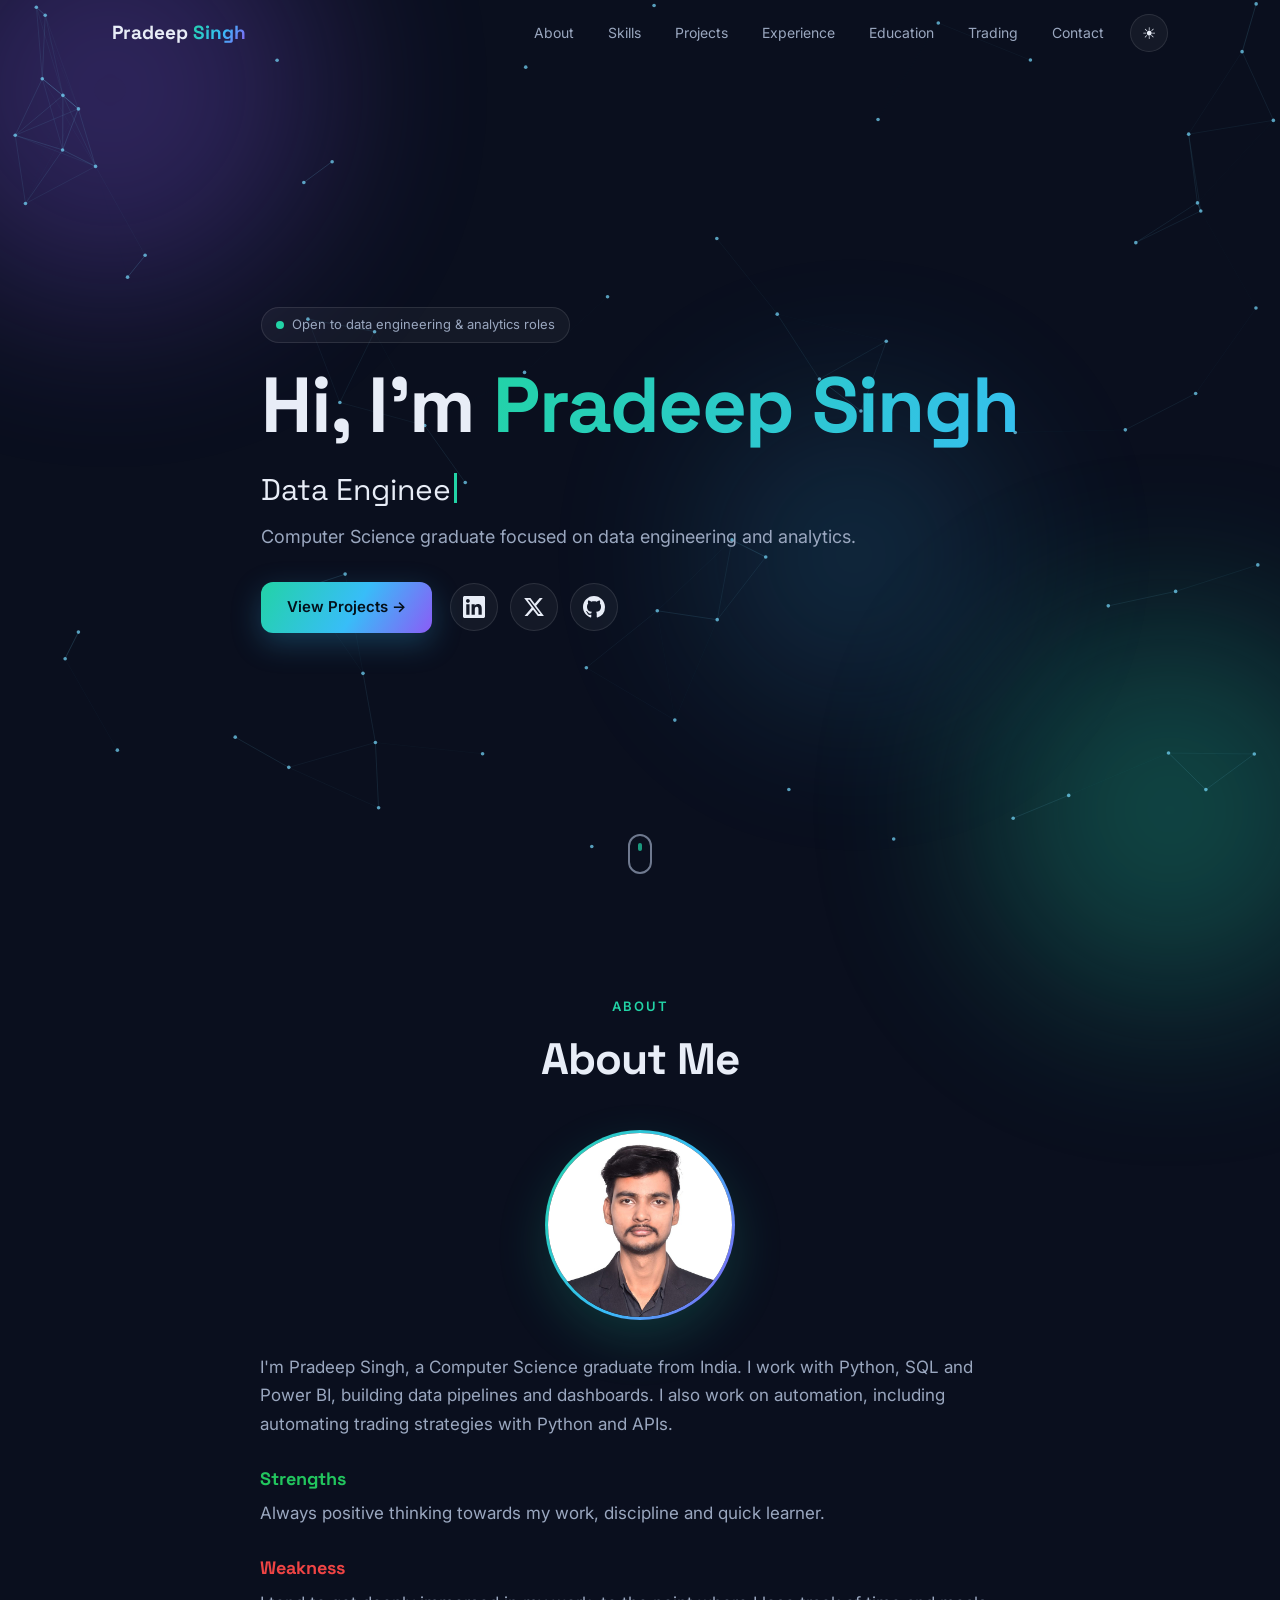
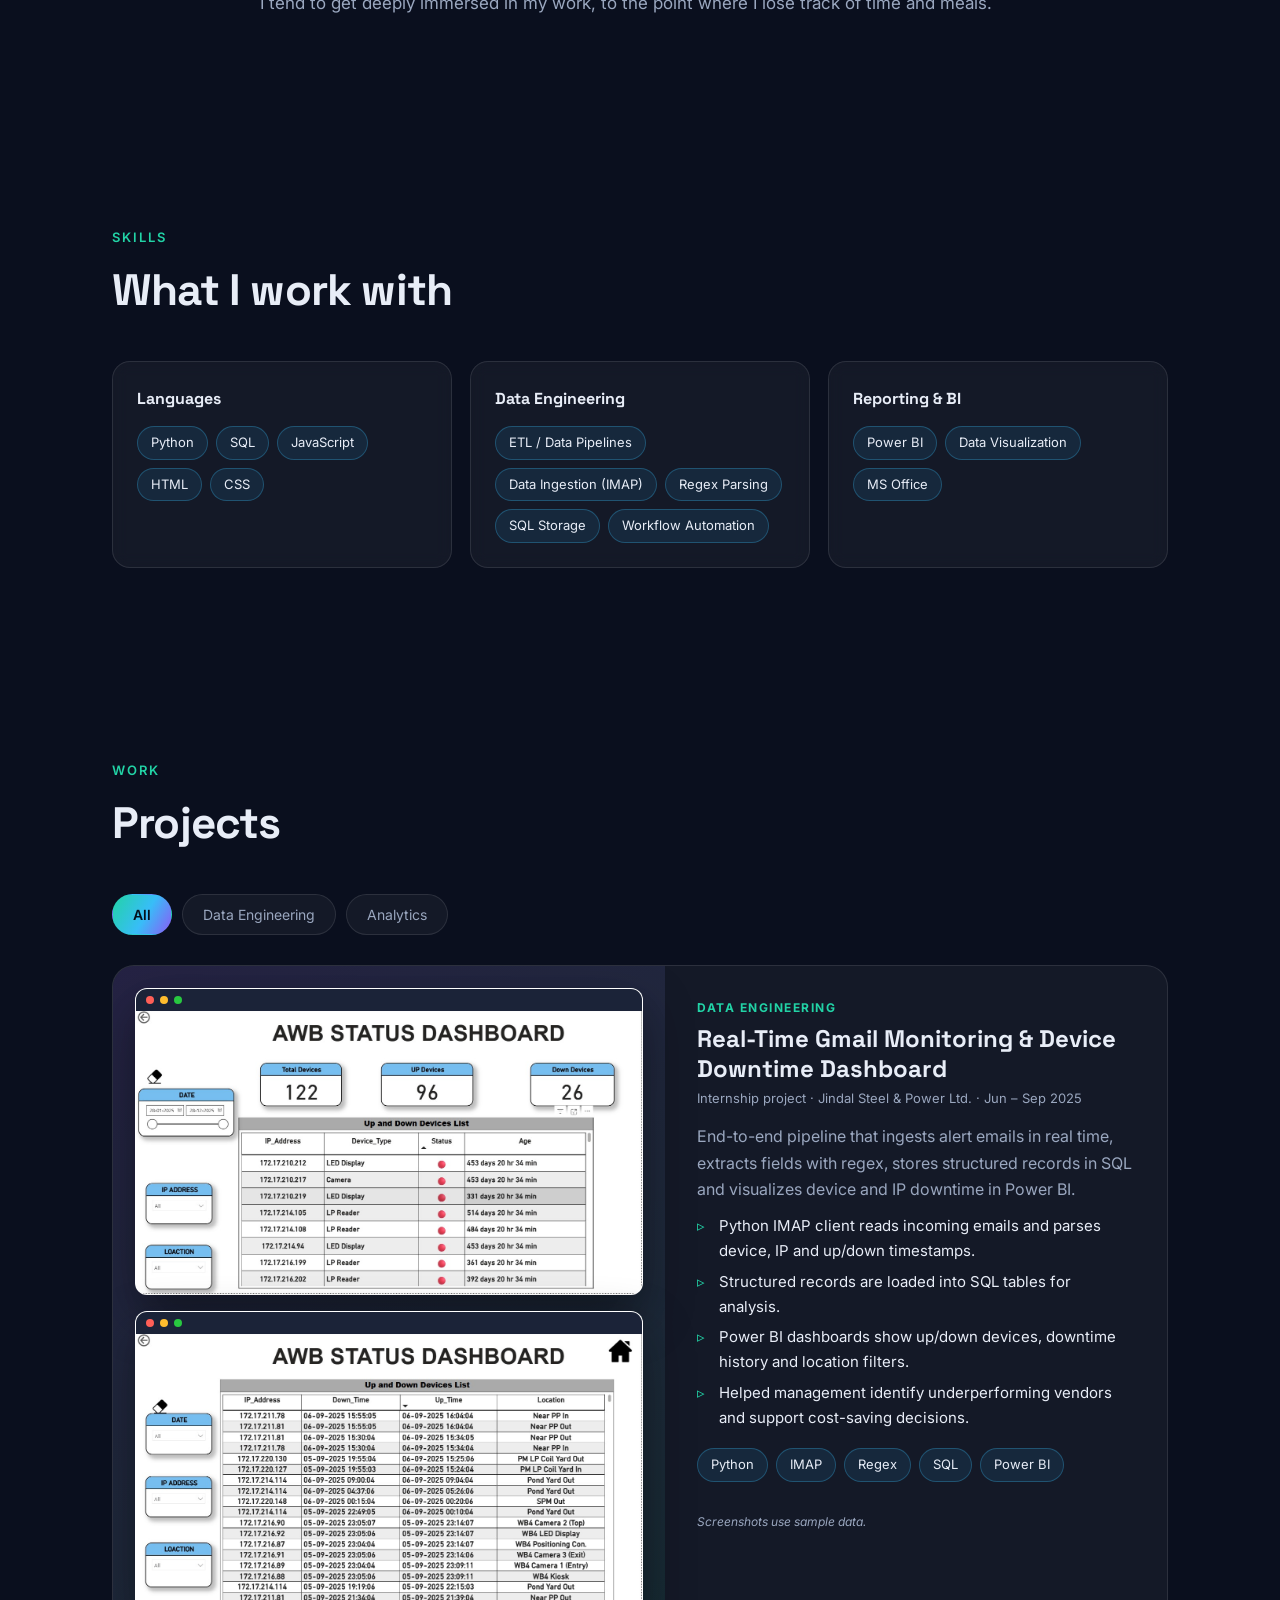
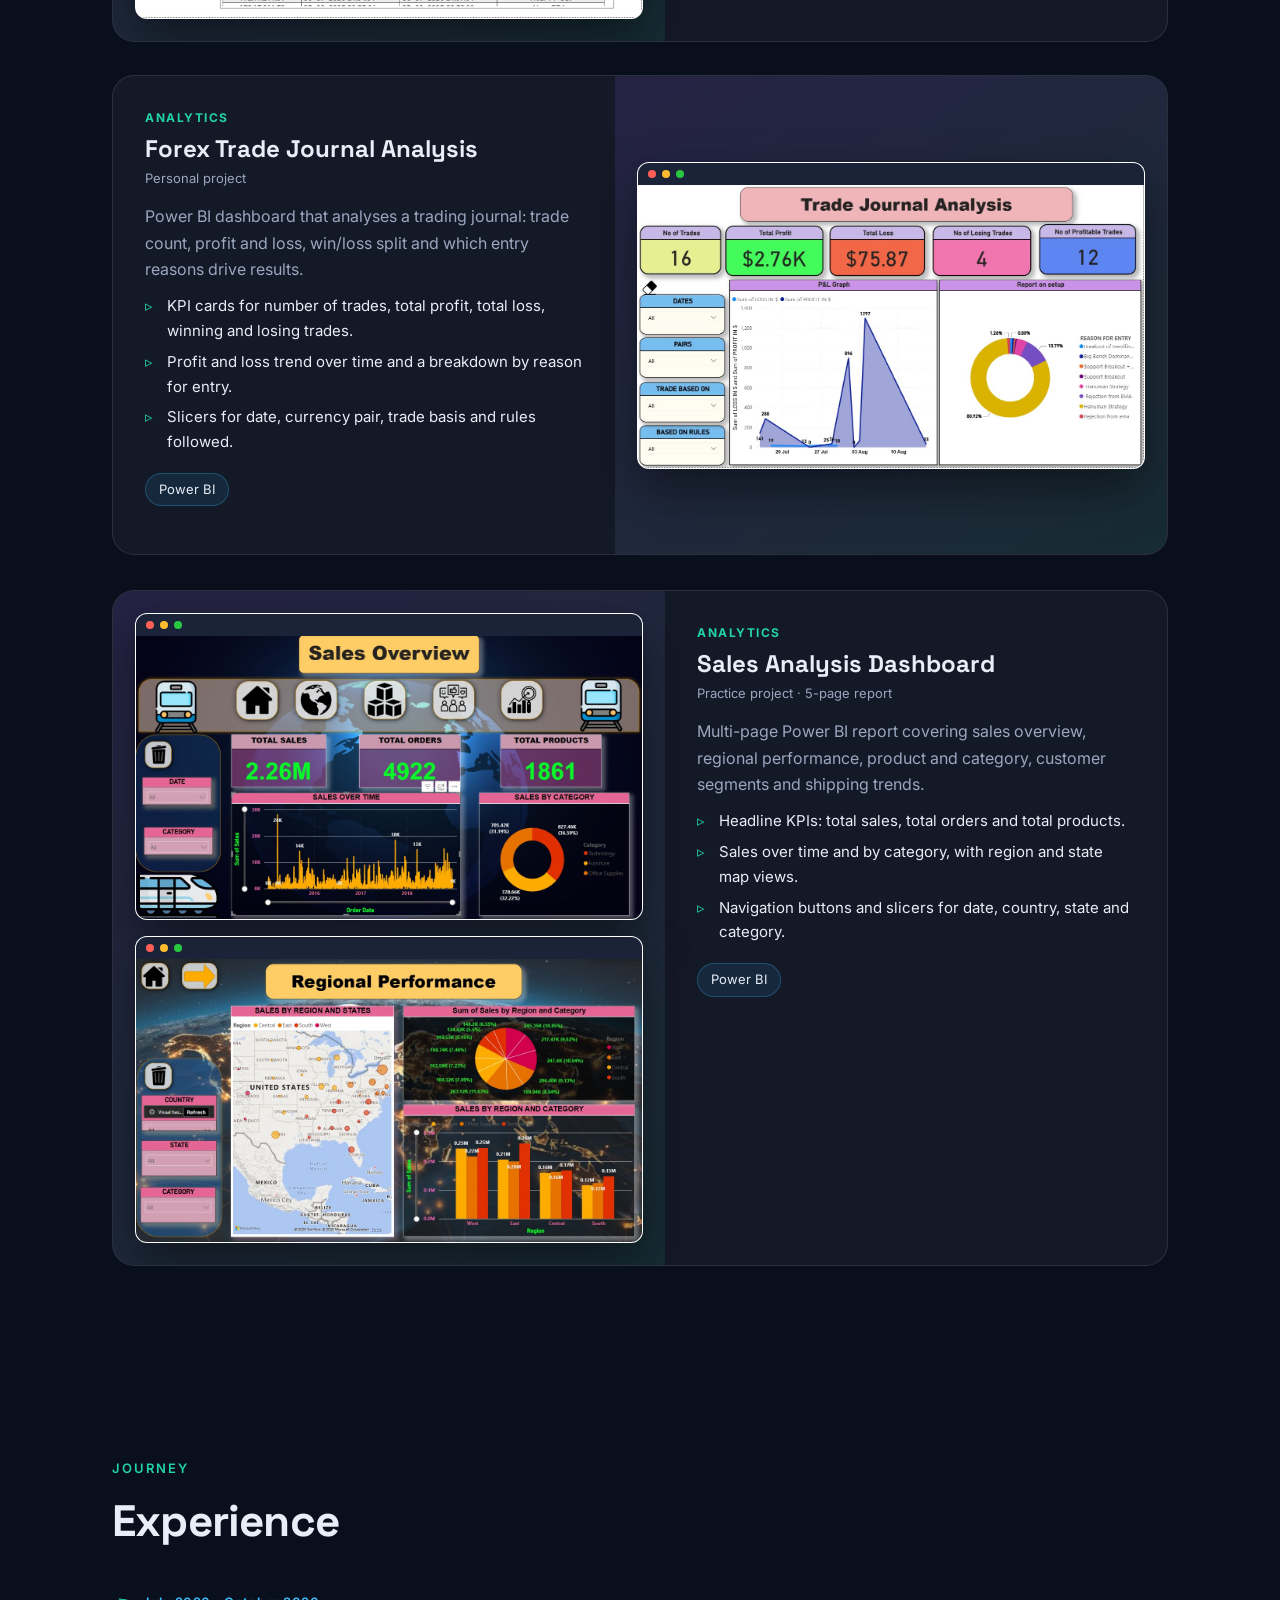
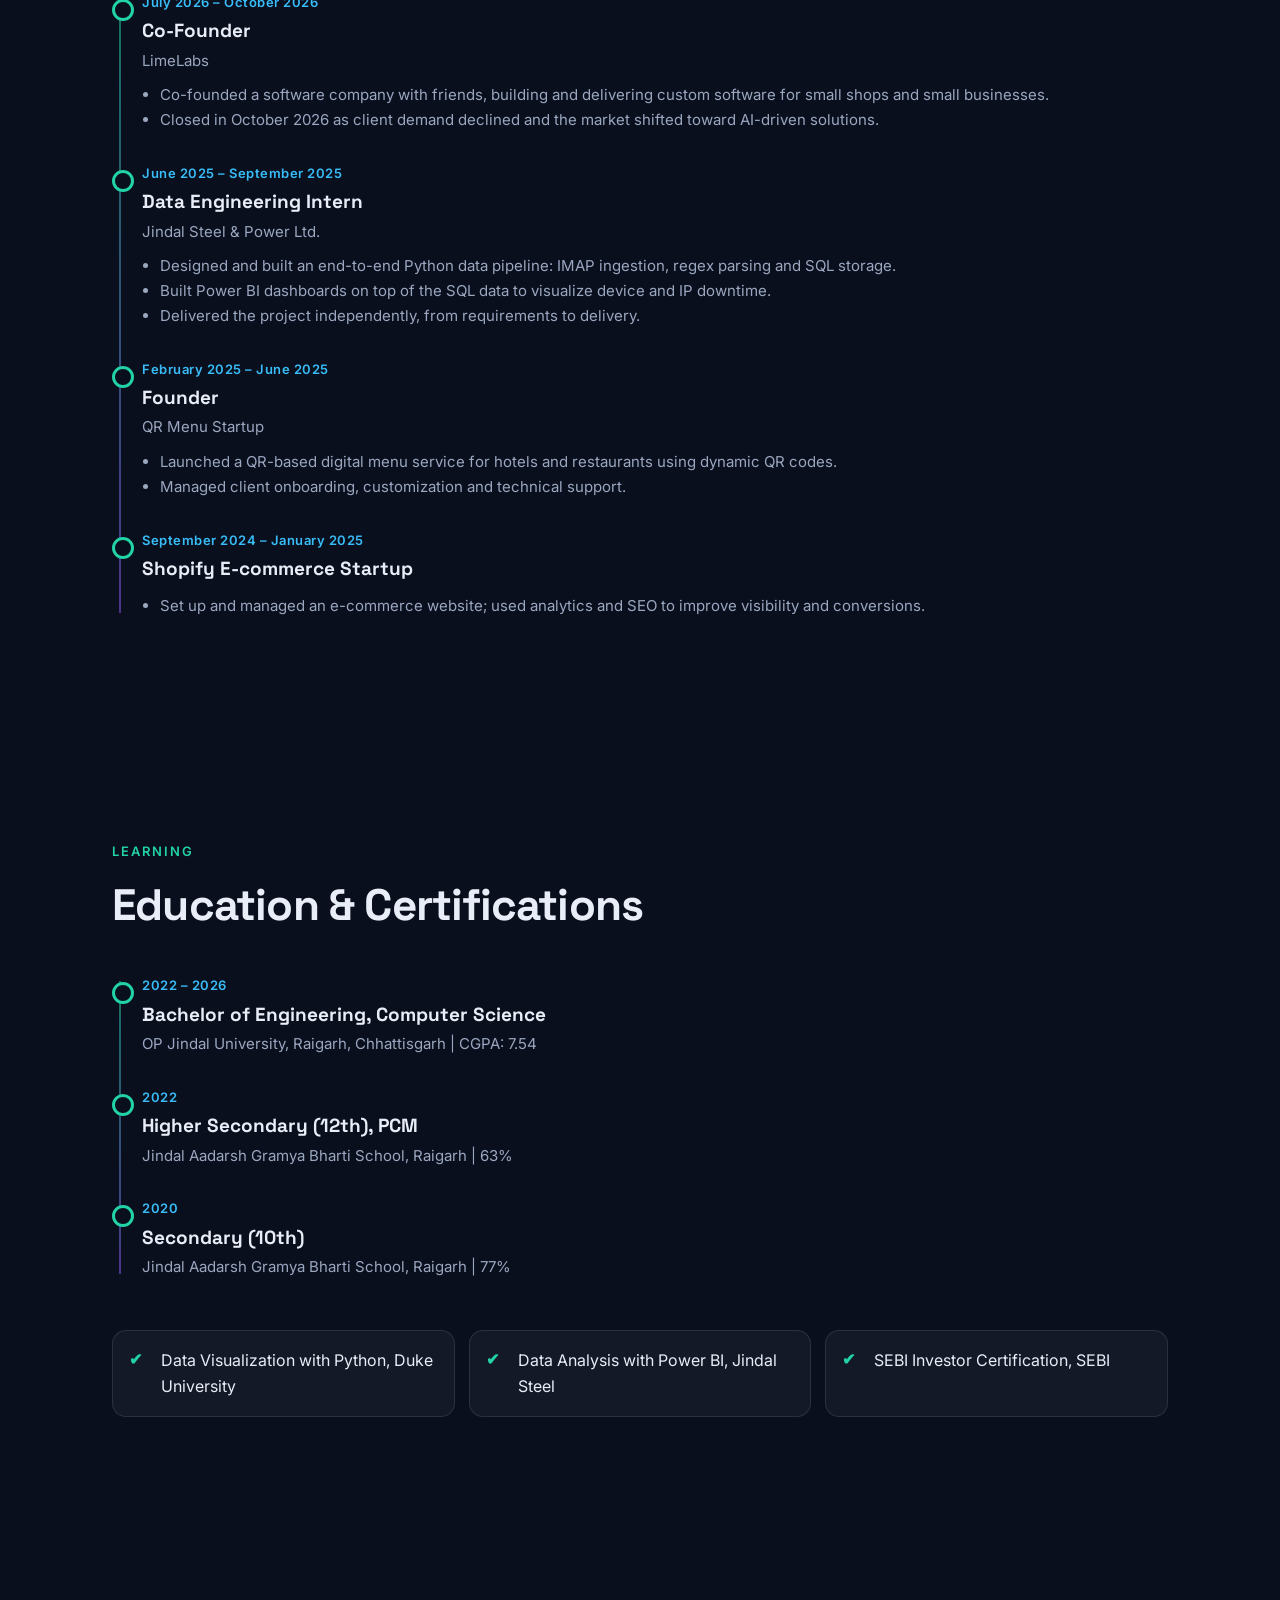
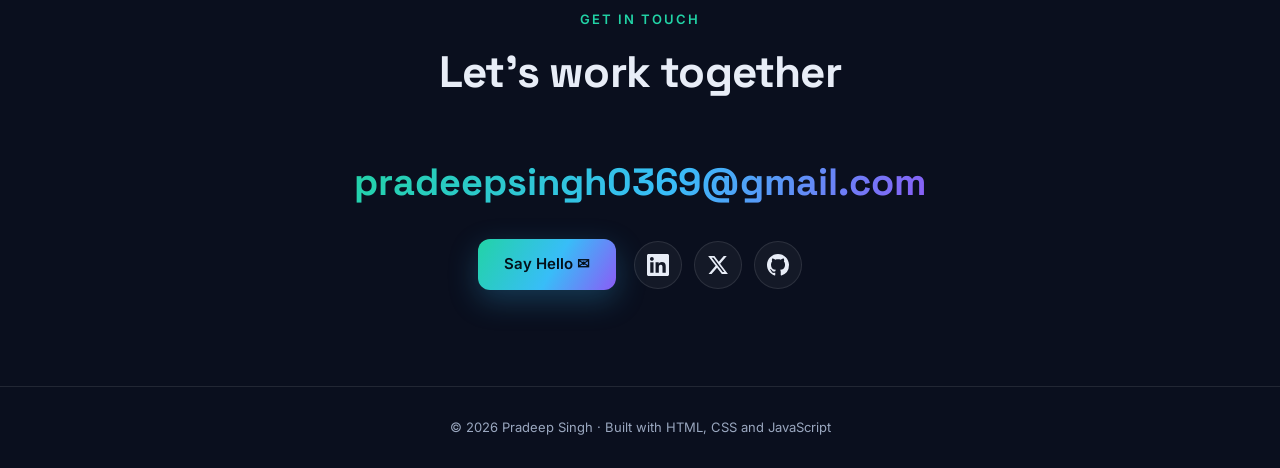
<file: index.html>
<!doctype html>
<html lang="en" data-theme="dark"><head>
<meta charset="utf-8"><meta name="viewport" content="width=device-width,initial-scale=1">
<title>Pradeep Singh | Portfolio</title>
<meta name="description" content="Portfolio of Pradeep Singh: data engineering and analytics projects.">
<link rel="preconnect" href="https://fonts.googleapis.com"><link rel="preconnect" href="https://fonts.gstatic.com" crossorigin>
<link href="https://fonts.googleapis.com/css2?family=Inter:wght@400;500;600&family=Space+Grotesk:wght@500;700&display=swap" rel="stylesheet">
<link rel="stylesheet" href="style.css">
</head><body>
<div id="progress"></div>
<div class="blob b1"></div><div class="blob b2"></div><div class="blob b3"></div>

<nav id="nav"><div class="wrap"><a class="logo" href="#home" id="logo"></a>
<ul><li><a href="#about">About</a></li><li><a href="#skills-sec">Skills</a></li><li><a href="#projects">Projects</a></li><li><a href="#experience">Experience</a></li><li><a href="#education">Education</a></li><li><a href="trading.html">Trading</a></li><li><a href="#contact">Contact</a></li></ul><div class="navr"><button id="theme" title="Toggle theme">☀</button><button id="burger" aria-label="Menu" aria-expanded="false"><span></span><span></span><span></span></button></div></div></nav>

<header class="hero" id="home"><canvas id="net"></canvas>
<div class="wrap">
 <div class="tag"><span class="dot"></span> Open to data engineering &amp; analytics roles</div>
 <h1>Hi, I'm <span class="grad" id="hname"></span></h1>
 <div class="typed"><span id="typed"></span><i></i></div>
 <p class="sub" id="hline"></p>
 <div class="btns" id="hbtns"></div>
</div><div class="scroll"></div></header>

<section id="about"><div class="wrap">
 <div class="eyebrow reveal" style="text-align:center">About</div><h2 class="reveal" style="text-align:center">About Me</h2>
 <div id="aboutme"></div>
</div></section>

<section id="skills-sec"><div class="wrap">
 <div class="eyebrow reveal">Skills</div><h2 class="reveal">What I work with</h2>
 <div class="skills" id="skills" style="margin-top:0"></div>
</div></section>

<section id="projects"><div class="wrap">
 <div class="eyebrow reveal">Work</div><h2 class="reveal">Projects</h2>
 <div class="filters reveal" id="filters"></div><div class="projects" id="plist"></div>
</div></section>

<section id="experience"><div class="wrap">
 <div class="eyebrow reveal">Journey</div><h2 class="reveal">Experience</h2><div class="tl" id="exp"></div>
</div></section>

<section id="education"><div class="wrap">
 <div class="eyebrow reveal">Learning</div><h2 class="reveal">Education &amp; Certifications</h2>
 <div class="tl" id="edu"></div><div style="height:20px"></div><ul class="certs reveal" id="certs"></ul>
</div></section>

<section id="contact" class="contact"><div class="wrap">
 <div class="eyebrow reveal">Get in touch</div><h2 class="reveal">Let's work together</h2>
 <a class="mail reveal" id="mail"></a><div class="btns reveal" id="cbtns"></div>
</div></section>

<footer id="foot"></footer>
<button id="top" title="Back to top">↑</button>
<div id="lb"><button class="prev">‹</button><img alt=""><button class="next">›</button></div>

<script src="projects.js"></script><script src="common.js"></script>
<script>
const $=id=>document.getElementById(id), esc=s=>String(s).replace(/[&<>"]/g,c=>({"&":"&amp;","<":"&lt;",">":"&gt;",'"':"&quot;"}[c]));
const reduce=matchMedia("(prefers-reduced-motion: reduce)").matches;
/* mobile menu */
const navEl=$("nav"),bg=$("burger");
bg.onclick=()=>{const o=navEl.classList.toggle("open");bg.setAttribute("aria-expanded",o)};
navEl.querySelectorAll("ul a").forEach(a=>a.addEventListener("click",()=>{navEl.classList.remove("open");bg.setAttribute("aria-expanded","false")}));
/* theme */
const root=document.documentElement;
try{const t=localStorage.getItem("theme");if(t)root.dataset.theme=t}catch(e){}
function setIcon(){$("theme").textContent=root.dataset.theme==="dark"?"☀":"☾"}setIcon();
$("theme").onclick=()=>{root.dataset.theme=root.dataset.theme==="dark"?"light":"dark";try{localStorage.setItem("theme",root.dataset.theme)}catch(e){}setIcon()};
/* content */
document.title=PROFILE.name+" | Portfolio";
const parts=PROFILE.name.split(" ");$("logo").innerHTML=esc(parts[0])+" <span>"+esc(parts.slice(1).join(" "))+"</span>";
$("hname").textContent=PROFILE.name;$("hline").textContent=PROFILE.headline;$("aboutme").innerHTML=aboutHTML();
$("foot").textContent="© "+new Date().getFullYear()+" "+PROFILE.name+" · Built with HTML, CSS and JavaScript";
$("mail").textContent=PROFILE.email;$("mail").href="mailto:"+PROFILE.email;
function links(primary){let h=primary?'<a class="btn primary" href="#projects">View Projects →</a>':'<a class="btn primary" href="mailto:'+esc(PROFILE.email)+'">Say Hello ✉</a>';
 if(PROFILE.resume)h+=`<a class="btn" href="${esc(PROFILE.resume)}" download>Download Resume ⬇</a>`;
 return h+'<span class="socials">'+socialHTML()+'</span>'}
$("hbtns").innerHTML=links(true);$("cbtns").innerHTML=links(false);
$("skills").innerHTML=SKILLS.map(g=>`<div class="card reveal"><h3>${esc(g.group)}</h3><div class="chips">${g.items.map(i=>`<span class="chip">${esc(i)}</span>`).join("")}</div></div>`).join("");
const frames=[];
function renderProjects(cat){frames.length=0;
 $("plist").innerHTML=PROJECTS.filter(p=>cat==="All"||p.category===cat).map(p=>`
 <article class="proj"><div class="shots">${p.images.map(s=>`<div class="frame"><div class="bar"><i></i><i></i><i></i></div><img src="${esc(s)}" alt="${esc(p.title)} screenshot" loading="lazy"></div>`).join("")}</div>
 <div class="body"><div class="cat">${esc(p.category)}</div><h3>${esc(p.title)}</h3><div class="ctx">${esc(p.context)}</div>
 <p>${esc(p.summary)}</p><ul>${p.points.map(x=>`<li>${esc(x)}</li>`).join("")}</ul>
 <div class="chips">${p.tools.map(t=>`<span class="chip">${esc(t)}</span>`).join("")}</div>
 <div class="links">${p.github?`<a href="${esc(p.github)}" target="_blank" rel="noopener">Code ↗</a>`:""}${p.demo?`<a href="${esc(p.demo)}" target="_blank" rel="noopener">Live demo ↗</a>`:""}</div>
 ${p.note?`<div class="note">${esc(p.note)}</div>`:""}</div></article>`).join("");
 document.querySelectorAll(".proj .frame img").forEach(i=>frames.push(i.src));}
const cats=["All",...new Set(PROJECTS.map(p=>p.category))];
$("filters").innerHTML=cats.map((c,i)=>`<button class="${i?"":"on"}" data-c="${esc(c)}">${esc(c)}</button>`).join("");
$("filters").onclick=e=>{const b=e.target.closest("button");if(!b)return;[...$("filters").children].forEach(x=>x.classList.toggle("on",x===b));renderProjects(b.dataset.c)};
renderProjects("All");
const tl=a=>a.map(x=>`<div class="item reveal"><div class="when">${esc(x.period)}</div><h3>${esc(x.role||x.title)}</h3>${x.org||x.extra?`<div class="org">${esc(x.org||"")}${x.org&&x.extra?" | ":""}${esc(x.extra||"")}</div>`:""}${x.points?`<ul>${x.points.map(p=>`<li>${esc(p)}</li>`).join("")}</ul>`:""}</div>`).join("");
$("exp").innerHTML=tl(EXPERIENCE);$("edu").innerHTML=tl(EDUCATION);
$("certs").innerHTML=CERTIFICATIONS.map(c=>`<li>${esc(c)}</li>`).join("");
/* ripple */
document.addEventListener("click",e=>{const b=e.target.closest(".btn");if(!b)return;const r=b.getBoundingClientRect(),s=document.createElement("span");s.className="ripple";const d=Math.max(r.width,r.height);s.style.cssText=`width:${d}px;height:${d}px;left:${e.clientX-r.left-d/2}px;top:${e.clientY-r.top-d/2}px`;b.appendChild(s);setTimeout(()=>s.remove(),600)});
/* typing */
(function(){const el=$("typed"),w=PROFILE.roles||[];if(!w.length)return;if(reduce){el.textContent=w[0];return}
 let i=0,j=0,del=false;(function tick(){const t=w[i];el.textContent=t.slice(0,j);
 if(!del&&j===t.length){del=true;return setTimeout(tick,1500)}
 if(del&&j===0){del=false;i=(i+1)%w.length}
 j+=del?-1:1;setTimeout(tick,del?35:70)})()})();
/* scroll: progress, nav, top button, active link, reveal, count-up */
const secs=[...document.querySelectorAll("section")],links_=[...document.querySelectorAll("nav ul a")];
addEventListener("scroll",()=>{const h=document.documentElement,y=scrollY;
 $("progress").style.width=(y/(h.scrollHeight-innerHeight)*100)+"%";
 $("nav").classList.toggle("scrolled",y>30);$("top").classList.toggle("on",y>600);
 let cur="";secs.forEach(s=>{if(y>=s.offsetTop-160)cur=s.id});links_.forEach(a=>a.classList.toggle("active",a.getAttribute("href")==="#"+cur))},{passive:true});
$("top").onclick=()=>scrollTo({top:0,behavior:"smooth"});
const io=new IntersectionObserver(es=>es.forEach(e=>{if(e.isIntersecting){e.target.classList.add("in");io.unobserve(e.target)}}),{threshold:.12});
const observeAll=()=>document.querySelectorAll(".reveal:not(.in)").forEach(el=>io.observe(el));observeAll();
/* 3D tilt on screenshots */
document.addEventListener("mousemove",e=>{if(reduce)return;const f=e.target.closest&&e.target.closest(".frame");
 document.querySelectorAll(".frame").forEach(x=>{if(x!==f)x.style.transform=""});
 if(!f)return;const r=f.getBoundingClientRect(),px=(e.clientX-r.left)/r.width-.5,py=(e.clientY-r.top)/r.height-.5;
 f.style.transform=`rotateY(${px*7}deg) rotateX(${-py*7}deg) translateY(-4px)`});
/* lightbox with prev/next */
const lb=$("lb"),lbi=lb.querySelector("img");let cur=0;
const show=n=>{cur=(n+frames.length)%frames.length;lbi.src=frames[cur]};
document.addEventListener("click",e=>{const f=e.target.closest(".frame");
 if(f){show(frames.indexOf(f.querySelector("img").src));lb.classList.add("on");return}
 if(!lb.classList.contains("on"))return;
 if(e.target.matches(".prev")){e.stopPropagation();show(cur-1)}else if(e.target.matches(".next")){e.stopPropagation();show(cur+1)}else lb.classList.remove("on")});
document.addEventListener("keydown",e=>{if(!lb.classList.contains("on"))return;if(e.key==="Escape")lb.classList.remove("on");if(e.key==="ArrowRight")show(cur+1);if(e.key==="ArrowLeft")show(cur-1)});
/* hero particle network */
(function(){if(reduce)return;const c=$("net"),x=c.getContext("2d");let W,H,P=[];
 const size=()=>{W=c.width=c.offsetWidth;H=c.height=c.offsetHeight;P=Array.from({length:Math.min(70,Math.floor(W/18))},()=>({x:Math.random()*W,y:Math.random()*H,vx:(Math.random()-.5)*.4,vy:(Math.random()-.5)*.4}))};size();addEventListener("resize",size);
 let mx=-999,my=-999;c.parentElement.addEventListener("mousemove",e=>{const r=c.getBoundingClientRect();mx=e.clientX-r.left;my=e.clientY-r.top});
 (function loop(){x.clearRect(0,0,W,H);const col=root.dataset.theme==="dark"?"120,220,255":"40,90,160";
  P.forEach((p,i)=>{p.x+=p.vx;p.y+=p.vy;if(p.x<0||p.x>W)p.vx*=-1;if(p.y<0||p.y>H)p.vy*=-1;
   x.fillStyle=`rgba(${col},.7)`;x.beginPath();x.arc(p.x,p.y,1.8,0,6.3);x.fill();
   for(let j=i+1;j<P.length;j++){const q=P[j],d=Math.hypot(p.x-q.x,p.y-q.y);if(d<120){x.strokeStyle=`rgba(${col},${.22*(1-d/120)})`;x.beginPath();x.moveTo(p.x,p.y);x.lineTo(q.x,q.y);x.stroke()}}
   const dm=Math.hypot(p.x-mx,p.y-my);if(dm<150){x.strokeStyle=`rgba(34,211,166,${.5*(1-dm/150)})`;x.beginPath();x.moveTo(p.x,p.y);x.lineTo(mx,my);x.stroke()}});
  requestAnimationFrame(loop)})()})();
</script></body></html>
</file>
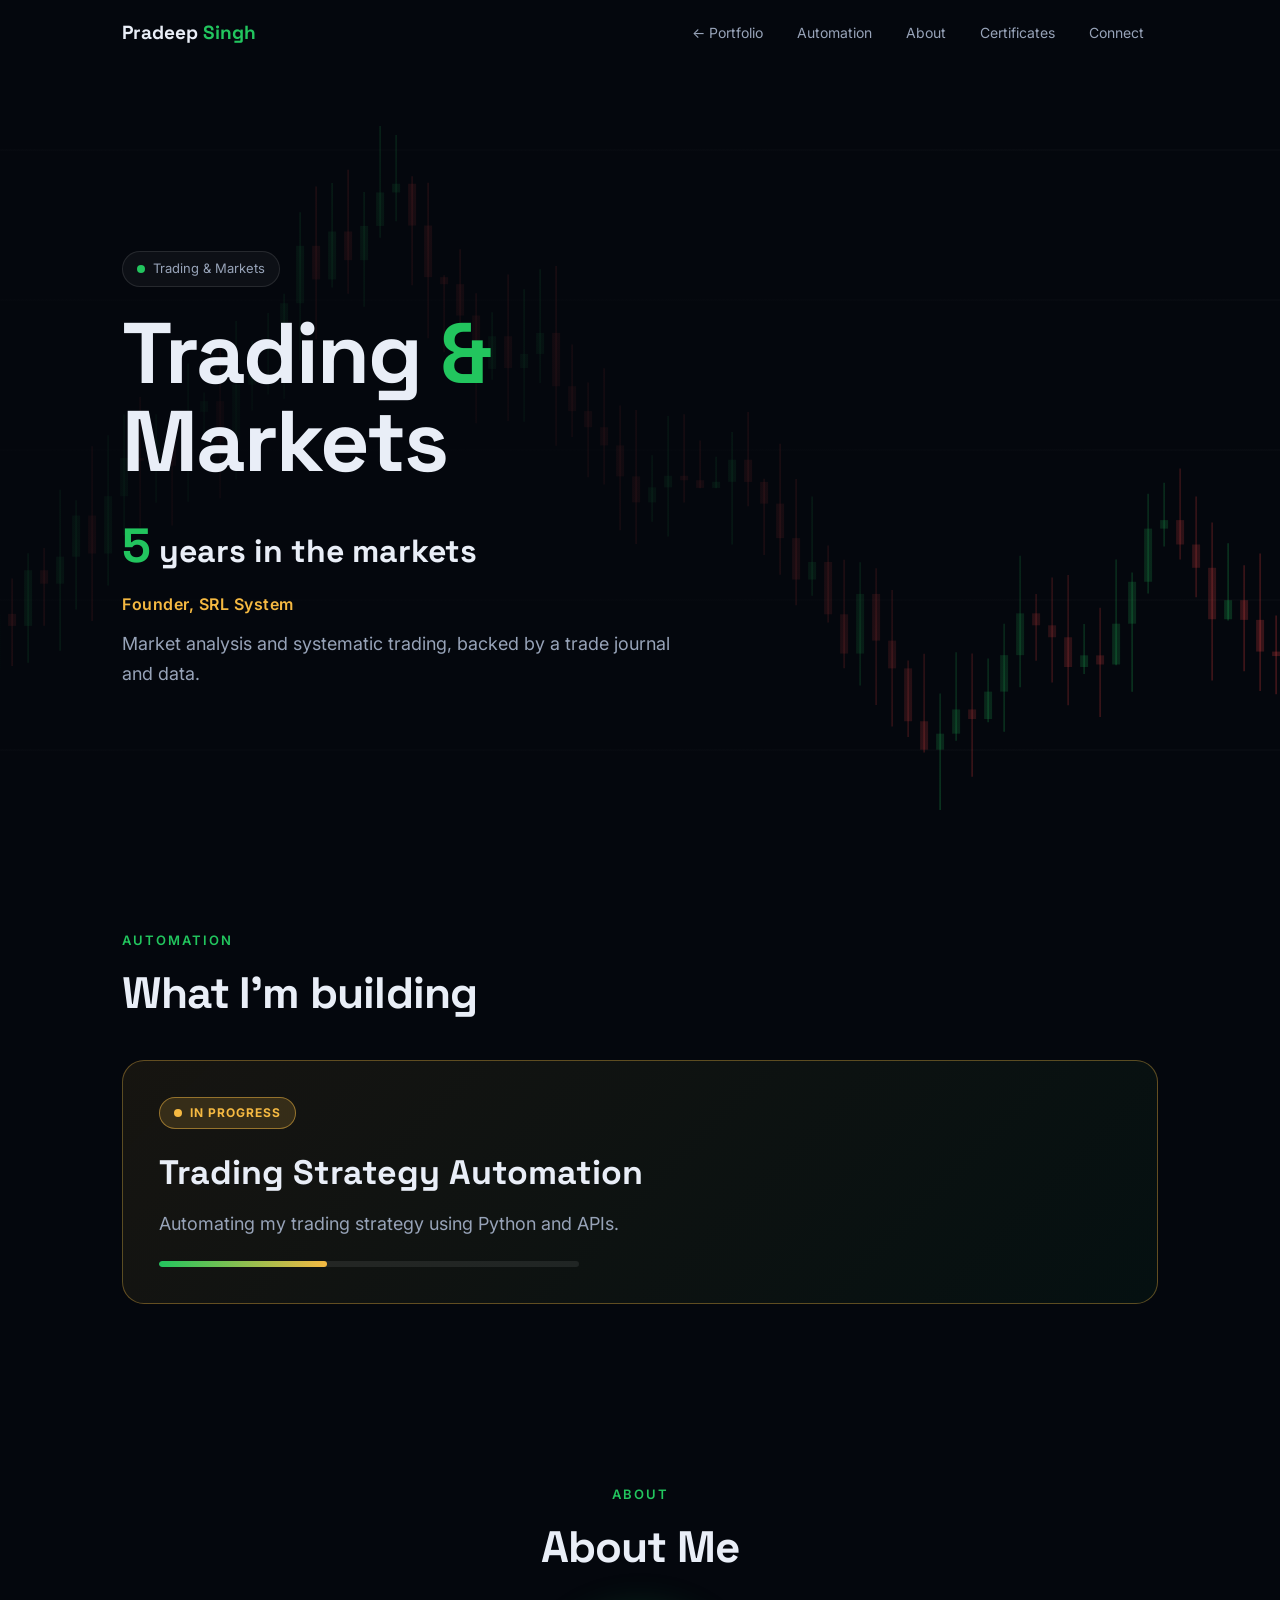
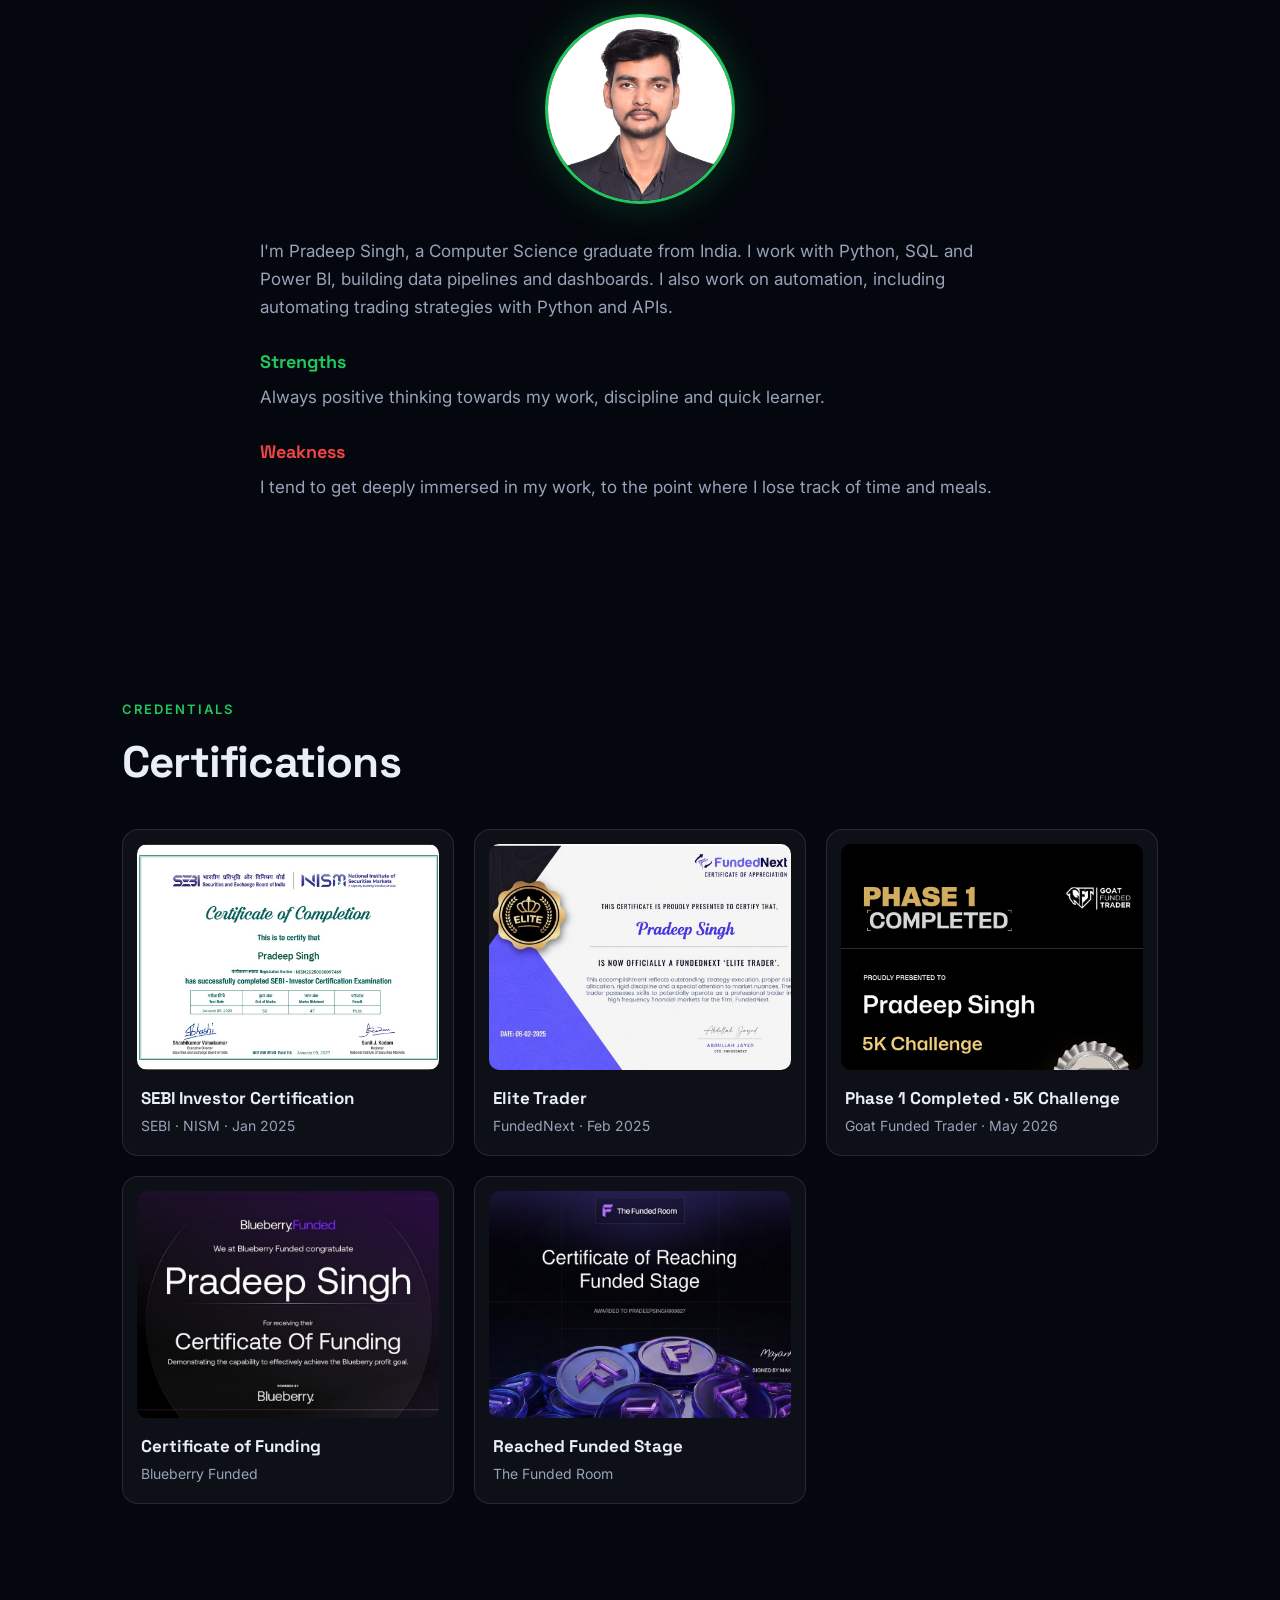
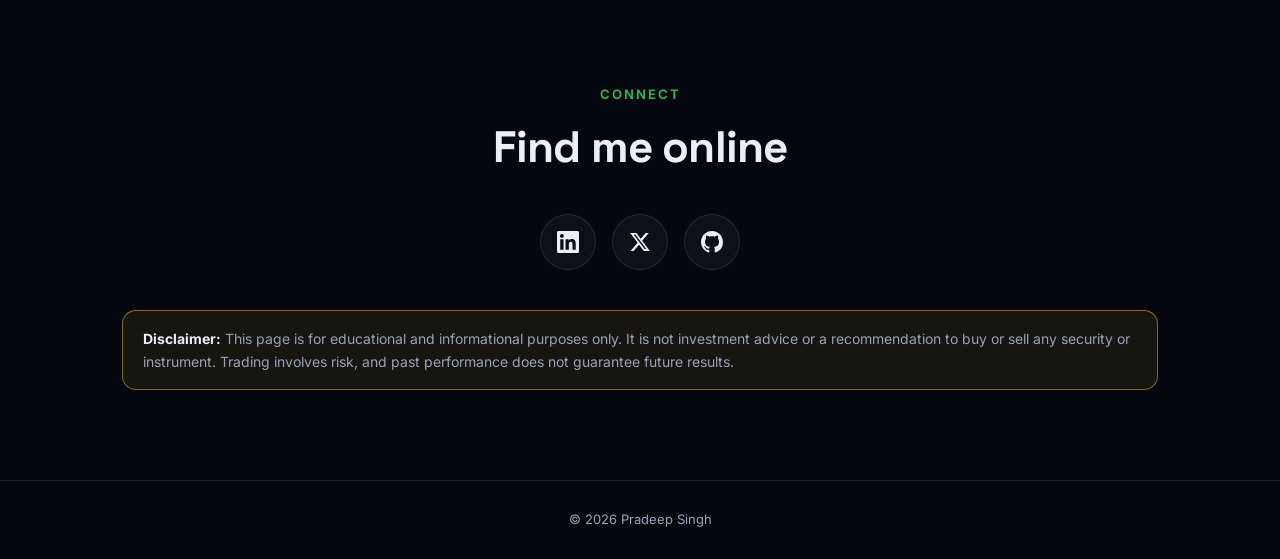
<file: trading.html>
<!doctype html>
<html lang="en"><head>
<meta charset="utf-8"><meta name="viewport" content="width=device-width,initial-scale=1">
<title>Trading | Pradeep Singh</title>
<meta name="description" content="Trading experience, certifications and strategy automation by Pradeep Singh.">
<link rel="preconnect" href="https://fonts.googleapis.com"><link rel="preconnect" href="https://fonts.gstatic.com" crossorigin>
<link href="https://fonts.googleapis.com/css2?family=Inter:wght@400;500;600&family=Space+Grotesk:wght@500;700&display=swap" rel="stylesheet">
<link rel="stylesheet" href="trading.css">
</head><body>
<div id="progress"></div>
<nav id="nav"><div class="wrap"><a class="logo" href="index.html" id="logo"></a>
<ul><li><a href="index.html">← Portfolio</a></li><li><a href="#automation">Automation</a></li><li><a href="#about">About</a></li><li><a href="#certs">Certificates</a></li><li><a href="#connect">Connect</a></li></ul><button id="burger" aria-label="Menu" aria-expanded="false"><span></span><span></span><span></span></button></div></nav>

<header class="hero"><canvas id="chart"></canvas>
<div class="wrap">
 <div class="live"><span class="dot"></span> Trading &amp; Markets</div>
 <h1>Trading <span class="up">&amp;</span><br>Markets</h1>
 <div class="yrs"><b id="yrs"></b> years in the markets</div>
 <div class="founder" id="founder"></div>
 <p id="intro"></p>
</div></header>

<section id="automation" style="padding-top:30px"><div class="wrap">
 <div class="eyebrow reveal">Automation</div><h2 class="reveal">What I'm building</h2>
 <div class="auto reveal" id="auto"></div>
</div></section>

<section id="about"><div class="wrap">
 <div class="eyebrow reveal" style="text-align:center">About</div><h2 class="reveal" style="text-align:center">About Me</h2>
 <div id="aboutme"></div>
</div></section>

<section id="certs"><div class="wrap">
 <div class="eyebrow reveal">Credentials</div><h2 class="reveal">Certifications</h2>
 <div class="cgrid" id="cgrid"></div>
</div></section>

<section id="connect" class="connect"><div class="wrap">
 <div class="eyebrow reveal">Connect</div><h2 class="reveal">Find me online</h2>
 <div class="socials reveal" id="soc"></div>
 <div class="disc reveal"><b>Disclaimer:</b> This page is for educational and informational purposes only. It is not investment advice or a recommendation to buy or sell any security or instrument. Trading involves risk, and past performance does not guarantee future results.</div>
</div></section>

<footer id="foot"></footer>
<div id="lb"><button class="prev">‹</button><img alt=""><button class="next">›</button></div>

<script src="projects.js"></script><script src="common.js"></script><script src="trading-data.js"></script>
<script>
const $=id=>document.getElementById(id);
const reduce=matchMedia("(prefers-reduced-motion: reduce)").matches;
const pr=PROFILE.name.split(" ");$("logo").innerHTML=escH(pr[0])+" <span>"+escH(pr.slice(1).join(" "))+"</span>";
$("foot").textContent="© "+new Date().getFullYear()+" "+PROFILE.name;
$("yrs").textContent=TRADING.years;$("founder").textContent=TRADING.founder;$("intro").textContent=TRADING.intro;
const A=TRADING.automation;
$("auto").innerHTML=`<span class="badge"><i></i>${escH(A.status.toUpperCase())}</span><h3>${escH(A.title)}</h3><p>${escH(A.summary)}</p><div class="shimmer"></div>`;
$("aboutme").innerHTML=aboutHTML();
$("soc").innerHTML=socialHTML();
$("cgrid").innerHTML=TRADING.certificates.map((c,i)=>`<div class="cert reveal" data-i="${i}"><img src="${escH(c.image)}" alt="${escH(c.title)}" loading="lazy"><h3>${escH(c.title)}</h3><div class="m">${escH(c.meta||"")}</div></div>`).join("");
/* mobile menu */
const navEl=$("nav"),bg=$("burger");
bg.onclick=()=>{const o=navEl.classList.toggle("open");bg.setAttribute("aria-expanded",o)};
navEl.querySelectorAll("ul a").forEach(a=>a.addEventListener("click",()=>{navEl.classList.remove("open");bg.setAttribute("aria-expanded","false")}));
/* scroll */
addEventListener("scroll",()=>{const h=document.documentElement;$("progress").style.width=(scrollY/(h.scrollHeight-innerHeight)*100)+"%";$("nav").classList.toggle("scrolled",scrollY>30)},{passive:true});
const io=new IntersectionObserver(es=>es.forEach(e=>{if(e.isIntersecting){e.target.classList.add("in");io.unobserve(e.target)}}),{threshold:.12});
document.querySelectorAll(".reveal").forEach(el=>io.observe(el));
/* lightbox */
const lb=$("lb"),lbi=lb.querySelector("img");let cur=0;const imgs=TRADING.certificates.map(c=>c.image);
const show=n=>{cur=(n+imgs.length)%imgs.length;lbi.src=imgs[cur]};
document.addEventListener("click",e=>{const c=e.target.closest(".cert");
 if(c){show(+c.dataset.i);lb.classList.add("on");return}
 if(!lb.classList.contains("on"))return;
 if(e.target.matches(".prev")){e.stopPropagation();show(cur-1)}else if(e.target.matches(".next")){e.stopPropagation();show(cur+1)}else lb.classList.remove("on")});
document.addEventListener("keydown",e=>{if(!lb.classList.contains("on"))return;if(e.key==="Escape")lb.classList.remove("on");if(e.key==="ArrowRight")show(cur+1);if(e.key==="ArrowLeft")show(cur-1)});
/* live candlestick chart background (decorative, random data) */
(function(){const cv=$("chart"),x=cv.getContext("2d");let W,H,C=[],step=16,off=0,mx=-999,my=-999,last=0,lastT=0;
 const dpr=Math.min(devicePixelRatio||1,2);
 function size(){W=cv.offsetWidth;H=cv.offsetHeight;cv.width=W*dpr;cv.height=H*dpr;x.setTransform(dpr,0,0,dpr,0,0);init()}
 function rnd(p){const o=p,c=o+(Math.random()-.48)*5,h=Math.max(o,c)+Math.random()*3,l=Math.min(o,c)-Math.random()*3;return{o,c,h,l}}
 function init(){C=[];let p=100;const n=Math.ceil(W/step)+3;for(let i=0;i<n;i++){const k=rnd(p);C.push(k);p=k.c}}
 size();addEventListener("resize",size);
 const hero=cv.parentElement;
 const mv=e=>{const r=cv.getBoundingClientRect();mx=e.clientX-r.left;my=e.clientY-r.top};
 hero.addEventListener("pointermove",mv);hero.addEventListener("pointerdown",mv);hero.addEventListener("pointerleave",()=>{mx=my=-999});
 function draw(t){
  x.clearRect(0,0,W,H);
  if(!reduce&&t-lastT>1100){lastT=t;const p=C[C.length-1].c;C.push(rnd(p));C.shift();off=0}
  if(!reduce){off=Math.min(step,(t-lastT)/1100*step);const f=C[C.length-1];f.c+=(Math.random()-.5)*.6;f.h=Math.max(f.h,f.c);f.l=Math.min(f.l,f.c)}
  let mn=1e9,mxp=-1e9;C.forEach(k=>{mn=Math.min(mn,k.l);mxp=Math.max(mxp,k.h)});
  const top=H*.14,bot=H*.9,sc=(bot-top)/(mxp-mn||1),Y=v=>bot-(v-mn)*sc;
  x.strokeStyle="rgba(255,255,255,.04)";x.lineWidth=1;for(let i=1;i<6;i++){const y=H*i/6;x.beginPath();x.moveTo(0,y);x.lineTo(W,y);x.stroke()}
  C.forEach((k,i)=>{const cx=i*step-off+step/2,up=k.c>=k.o,d=Math.hypot(cx-mx,(Y((k.o+k.c)/2))-my),near=mx>-900&&d<130,boost=near?1-d/130:0;
   const col=up?"34,197,94":"239,68,68";x.strokeStyle=`rgba(${col},${.28+boost*.65})`;x.fillStyle=`rgba(${col},${.22+boost*.7})`;
   if(near){x.shadowColor=`rgba(${col},.9)`;x.shadowBlur=18*boost}else x.shadowBlur=0;
   x.lineWidth=1.5;x.beginPath();x.moveTo(cx,Y(k.h));x.lineTo(cx,Y(k.l));x.stroke();
   const y1=Y(Math.max(k.o,k.c)),hh=Math.max(2,Math.abs(Y(k.o)-Y(k.c)));x.fillRect(cx-4,y1,8,hh);x.shadowBlur=0});
  if(mx>-900){x.setLineDash([4,5]);x.strokeStyle="rgba(255,255,255,.22)";x.beginPath();x.moveTo(mx,0);x.lineTo(mx,H);x.moveTo(0,my);x.lineTo(W,my);x.stroke();x.setLineDash([])}
  if(!reduce)requestAnimationFrame(draw)}
 requestAnimationFrame(draw);if(reduce)draw(0);
})();
</script></body></html>
</file>
<file: style.css>
:root{--bg:#0a0f1e;--bg2:#0f1730;--card:rgba(255,255,255,.045);--line:rgba(255,255,255,.10);--ink:#e8edf7;--muted:#9aa7bf;--a1:#22d3a6;--a2:#38bdf8;--a3:#8b5cf6;--grad:linear-gradient(120deg,var(--a1),var(--a2) 55%,var(--a3));--shadow:0 20px 50px rgba(0,0,0,.45)}
[data-theme=light]{--bg:#f6f8fc;--bg2:#eaf0fa;--card:rgba(255,255,255,.85);--line:rgba(20,30,60,.12);--ink:#16203a;--muted:#55627c;--shadow:0 16px 40px rgba(30,50,100,.14)}
*{box-sizing:border-box}html{scroll-behavior:smooth}
body{margin:0;font-family:Inter,Arial,Helvetica,sans-serif;background:var(--bg);color:var(--ink);line-height:1.65;overflow-x:hidden;transition:background .4s,color .4s}
a{color:inherit}
h1,h2,h3{font-family:"Space Grotesk",Inter,Arial,sans-serif;margin:0}
.wrap{max-width:1100px;margin:0 auto;padding:0 22px;position:relative;z-index:2}
#progress{position:fixed;top:0;left:0;height:3px;width:0;background:var(--grad);z-index:100}
.blob{position:fixed;border-radius:50%;filter:blur(90px);opacity:.28;z-index:0;pointer-events:none;animation:float 18s ease-in-out infinite}
.b1{width:420px;height:420px;background:var(--a3);top:-120px;left:-100px}
.b2{width:380px;height:380px;background:var(--a1);bottom:-100px;right:-80px;animation-delay:-6s}
.b3{width:300px;height:300px;background:var(--a2);top:45%;left:55%;animation-delay:-11s;opacity:.16}
[data-theme=light] .blob{opacity:.16}
@keyframes float{0%,100%{transform:translate(0,0) scale(1)}33%{transform:translate(50px,40px) scale(1.1)}66%{transform:translate(-40px,60px) scale(.95)}}
nav{position:fixed;top:0;left:0;right:0;z-index:50;transition:.3s}
nav.scrolled{background:color-mix(in srgb,var(--bg) 82%,transparent);backdrop-filter:blur(14px);border-bottom:1px solid var(--line)}
nav .wrap{display:flex;align-items:center;justify-content:space-between;height:66px}
.logo{font-weight:700;font-size:19px;text-decoration:none;font-family:"Space Grotesk",sans-serif}
.logo span{background:var(--grad);-webkit-background-clip:text;background-clip:text;color:transparent}
nav ul{display:flex;gap:6px;list-style:none;margin:0;padding:0;align-items:center}
nav ul a{display:block;padding:7px 14px;border-radius:999px;font-size:14px;color:var(--muted);text-decoration:none;transition:.25s}
nav ul a:hover,nav ul a.active{color:var(--ink);background:var(--card)}
#theme{border:1px solid var(--line);background:var(--card);color:var(--ink);width:38px;height:38px;border-radius:50%;cursor:pointer;font-size:16px;transition:.3s}
#theme:hover{transform:rotate(25deg) scale(1.08)}
.hero{min-height:100vh;display:flex;align-items:center;position:relative;padding:110px 0 70px}
#net{position:absolute;inset:0;width:100%;height:100%;z-index:1}
.hero .tag{display:inline-flex;align-items:center;gap:8px;padding:6px 14px;border:1px solid var(--line);background:var(--card);border-radius:999px;font-size:13px;color:var(--muted);margin-bottom:22px}
.dot{width:8px;height:8px;border-radius:50%;background:var(--a1);box-shadow:0 0 0 0 var(--a1);animation:pulse 2s infinite}
@keyframes pulse{70%{box-shadow:0 0 0 10px transparent}100%{box-shadow:0 0 0 0 transparent}}
.hero h1{font-size:clamp(40px,7vw,78px);line-height:1.05;letter-spacing:-1.5px}
.grad{background:var(--grad);background-size:200% 200%;-webkit-background-clip:text;background-clip:text;color:transparent;animation:shift 6s ease infinite}
@keyframes shift{50%{background-position:100% 50%}}
.typed{font-family:"Space Grotesk",sans-serif;font-size:clamp(20px,3vw,30px);margin:18px 0 8px;min-height:1.4em;color:var(--ink)}
.typed i{display:inline-block;width:3px;height:1em;background:var(--a1);margin-left:3px;vertical-align:-3px;animation:blink 1s steps(2) infinite}
@keyframes blink{50%{opacity:0}}
.hero p.sub{color:var(--muted);max-width:620px;font-size:18px;margin:0 0 30px}
.btns{display:flex;gap:14px;flex-wrap:wrap}
.btn{position:relative;overflow:hidden;display:inline-flex;align-items:center;gap:8px;padding:13px 26px;border-radius:12px;font-weight:600;font-size:15px;text-decoration:none;border:1px solid var(--line);background:var(--card);color:var(--ink);cursor:pointer;transition:transform .25s,box-shadow .25s,border-color .25s}
.btn:hover{transform:translateY(-3px);border-color:var(--a1);box-shadow:0 10px 30px rgba(34,211,166,.18)}
.btn.primary{background:var(--grad);color:#04101a;border:0;box-shadow:0 10px 30px rgba(56,189,248,.25)}
.btn.primary:hover{box-shadow:0 14px 40px rgba(56,189,248,.45)}
.ripple{position:absolute;border-radius:50%;background:rgba(255,255,255,.5);transform:scale(0);animation:rip .6s linear;pointer-events:none}
@keyframes rip{to{transform:scale(4);opacity:0}}
.scroll{position:absolute;bottom:26px;left:50%;transform:translateX(-50%);width:24px;height:40px;border:2px solid var(--muted);border-radius:14px;z-index:2;opacity:.7}
.scroll::after{content:"";position:absolute;left:50%;top:7px;width:4px;height:8px;margin-left:-2px;border-radius:3px;background:var(--a1);animation:wheel 1.6s infinite}
@keyframes wheel{to{transform:translateY(14px);opacity:0}}
section{padding:96px 0;position:relative}
.eyebrow{font-size:13px;letter-spacing:2px;text-transform:uppercase;color:var(--a1);font-weight:600}
section h2{font-size:clamp(30px,4.5vw,44px);letter-spacing:-.8px;margin:6px 0 34px}
.reveal{opacity:0;transform:translateY(34px);transition:opacity .8s cubic-bezier(.2,.7,.2,1),transform .8s cubic-bezier(.2,.7,.2,1)}
.reveal.in{opacity:1;transform:none}
.about-grid{display:grid;grid-template-columns:1.4fr 1fr;gap:34px;align-items:start}
.about-text{font-size:18px;color:var(--muted)}
.stats{display:grid;grid-template-columns:repeat(3,1fr);gap:14px}
.stat{padding:22px 10px;text-align:center;border-radius:16px;background:var(--card);border:1px solid var(--line)}
.stat b{display:block;font-size:38px;font-family:"Space Grotesk",sans-serif}
.stat span{font-size:12px;color:var(--muted);letter-spacing:.5px}
.skills{display:grid;grid-template-columns:repeat(auto-fit,minmax(280px,1fr));gap:18px;margin-top:34px}
.card{padding:24px;border-radius:18px;background:var(--card);border:1px solid var(--line);backdrop-filter:blur(8px);transition:.35s}
.card:hover{transform:translateY(-6px);border-color:color-mix(in srgb,var(--a1) 50%,transparent);box-shadow:var(--shadow)}
.card h3{font-size:16px;margin-bottom:14px}
.chips{display:flex;flex-wrap:wrap;gap:8px}
.chip{padding:5px 13px;border-radius:999px;font-size:13px;background:color-mix(in srgb,var(--a2) 10%,transparent);border:1px solid color-mix(in srgb,var(--a2) 28%,transparent);color:var(--ink);transition:.25s}
.chip:hover{background:var(--grad);color:#04101a;transform:translateY(-2px);border-color:transparent}
.filters{display:flex;gap:10px;margin-bottom:30px;flex-wrap:wrap}
.filters button{font:inherit;font-size:14px;padding:8px 20px;border-radius:999px;border:1px solid var(--line);background:var(--card);color:var(--muted);cursor:pointer;transition:.25s}
.filters button:hover{color:var(--ink);transform:translateY(-2px)}
.filters button.on{background:var(--grad);color:#04101a;border-color:transparent;font-weight:600}
.projects{display:grid;gap:34px}
.proj{display:grid;grid-template-columns:1.1fr 1fr;border-radius:22px;background:var(--card);border:1px solid var(--line);overflow:hidden;transition:box-shadow .4s,border-color .4s;animation:pop .6s both}
@keyframes pop{from{opacity:0;transform:scale(.97)}}
.proj:hover{box-shadow:var(--shadow);border-color:color-mix(in srgb,var(--a1) 45%,transparent)}
.proj:nth-child(even){grid-template-columns:1fr 1.1fr}
.proj:nth-child(even) .shots{order:2}
.shots{padding:22px;display:grid;gap:16px;align-content:center;background:linear-gradient(145deg,color-mix(in srgb,var(--a3) 14%,transparent),color-mix(in srgb,var(--a1) 10%,transparent));perspective:1000px}
.frame{border-radius:12px;overflow:hidden;border:1px solid var(--line);background:#fff;box-shadow:var(--shadow);transform-style:preserve-3d;transition:transform .15s ease-out,box-shadow .3s;cursor:zoom-in;position:relative}
.frame .bar{height:22px;background:#1b2338;display:flex;align-items:center;gap:6px;padding:0 10px}
.frame .bar i{width:8px;height:8px;border-radius:50%;background:#ff5f57}.frame .bar i:nth-child(2){background:#febc2e}.frame .bar i:nth-child(3){background:#28c840}
.frame img{display:block;width:100%;transition:transform .5s}
.frame:hover img{transform:scale(1.04)}
.frame::after{content:"⤢  View";position:absolute;right:10px;bottom:10px;padding:4px 10px;border-radius:8px;background:rgba(0,0,0,.65);color:#fff;font-size:12px;opacity:0;transform:translateY(6px);transition:.3s}
.frame:hover::after{opacity:1;transform:none}
.body{padding:32px}
.cat{font-size:12px;font-weight:700;letter-spacing:1.5px;text-transform:uppercase;color:var(--a1)}
.proj h3{font-size:24px;margin:6px 0 4px;line-height:1.25}
.ctx{font-size:13px;color:var(--muted);margin-bottom:14px}
.proj p{margin:0 0 12px;color:var(--muted)}
.proj ul{margin:0 0 18px;padding:0;list-style:none;font-size:15px;color:var(--ink)}
.proj li{padding-left:22px;position:relative;margin-bottom:6px}
.proj li::before{content:"▹";position:absolute;left:0;color:var(--a1)}
.note{font-size:12px;color:var(--muted);font-style:italic;margin-top:14px}
.links{display:flex;gap:16px;margin-top:16px}
.links a{color:var(--a2);font-weight:600;text-decoration:none;font-size:14px}.links a:hover{text-decoration:underline}
.tl{position:relative;padding-left:30px}
.tl::before{content:"";position:absolute;left:7px;top:6px;bottom:6px;width:2px;background:linear-gradient(var(--a1),var(--a3));opacity:.5}
.tl .item{position:relative;margin-bottom:30px}
.tl .item::before{content:"";position:absolute;left:-30px;top:7px;width:16px;height:16px;border-radius:50%;background:var(--bg);border:3px solid var(--a1);transition:.3s}
.tl .item:hover::before{background:var(--a1);transform:scale(1.25)}
.when{font-size:13px;color:var(--a2);font-weight:600;letter-spacing:.5px}
.tl h3{font-size:19px;margin:2px 0}.org{color:var(--muted);font-size:15px}
.tl ul{margin:10px 0 0;padding-left:18px;color:var(--muted);font-size:15px}
.certs{display:grid;grid-template-columns:repeat(auto-fit,minmax(260px,1fr));gap:14px;list-style:none;padding:0;margin:0}
.certs li{padding:16px 18px 16px 48px;position:relative;border-radius:14px;background:var(--card);border:1px solid var(--line);transition:.3s}
.certs li::before{content:"✔";position:absolute;left:16px;top:15px;color:var(--a1);font-weight:700}
.certs li:hover{transform:translateY(-4px);border-color:var(--a1)}
.contact{text-align:center}
.contact .mail{display:inline-block;font-family:"Space Grotesk",sans-serif;font-size:clamp(22px,4vw,38px);font-weight:700;text-decoration:none;background:var(--grad);-webkit-background-clip:text;background-clip:text;color:transparent;margin:8px 0 26px;transition:.3s}
.contact .mail:hover{letter-spacing:1px}
.contact .btns{justify-content:center}
footer{text-align:center;color:var(--muted);font-size:13px;padding:30px 0;border-top:1px solid var(--line);position:relative;z-index:2}
#top{position:fixed;right:22px;bottom:22px;width:46px;height:46px;border-radius:50%;border:0;background:var(--grad);color:#04101a;font-size:20px;font-weight:700;cursor:pointer;z-index:60;opacity:0;pointer-events:none;transform:translateY(14px);transition:.3s;box-shadow:0 10px 30px rgba(56,189,248,.35)}
#top.on{opacity:1;pointer-events:auto;transform:none}#top:hover{transform:translateY(-4px)}
#lb{position:fixed;inset:0;background:rgba(5,8,16,.92);display:none;align-items:center;justify-content:center;z-index:200;padding:30px;cursor:zoom-out}
#lb.on{display:flex;animation:fade .25s}@keyframes fade{from{opacity:0}}
#lb img{max-width:100%;max-height:100%;border-radius:10px;box-shadow:0 30px 80px #000}
#lb button{position:absolute;top:50%;transform:translateY(-50%);width:46px;height:46px;border-radius:50%;border:1px solid var(--line);background:rgba(255,255,255,.1);color:#fff;font-size:22px;cursor:pointer}
#lb .prev{left:18px}#lb .next{right:18px}
@media(max-width:820px){.about-grid,.proj,.proj:nth-child(even){grid-template-columns:1fr}.proj:nth-child(even) .shots{order:0}.body{padding:24px}section{padding:72px 0}}
@media(prefers-reduced-motion:reduce){*{animation:none!important;transition:none!important}.reveal{opacity:1;transform:none}}

.socials{display:inline-flex;gap:12px;align-items:center;margin-left:4px;flex-wrap:wrap}
.ico{width:48px;height:48px;border-radius:50%;display:inline-flex;align-items:center;justify-content:center;border:1px solid var(--line);background:var(--card);color:var(--ink);text-decoration:none;transition:transform .25s,box-shadow .25s,background .25s,color .25s}
.ico:hover{transform:translateY(-4px) scale(1.08);background:var(--grad);color:#04101a;border-color:transparent;box-shadow:0 12px 30px rgba(56,189,248,.35)}
.aboutme{max-width:760px;margin:0 auto;text-align:center}
.aboutme .ph{width:190px;height:190px;border-radius:50%;object-fit:cover;object-position:50% 20%;border:3px solid transparent;background:linear-gradient(var(--bg),var(--bg)) padding-box,var(--grad) border-box;box-shadow:0 20px 50px rgba(34,211,166,.18);margin-bottom:26px;transition:transform .4s}
.aboutme .ph:hover{transform:scale(1.04) rotate(-1.5deg)}
.atxt{text-align:left;font-size:17px;color:var(--muted)}
.atxt p{margin:0 0 18px}
.atxt h3{font-size:18px;margin:26px 0 6px;font-family:"Space Grotesk",sans-serif}
.atxt .gh{color:#22c55e}.atxt .rh{color:#ef4444}

nav ul{margin-left:auto;margin-right:12px}
.navr{display:flex;align-items:center;gap:10px}
#burger{display:none;width:40px;height:40px;border-radius:12px;border:1px solid var(--line);background:var(--card);cursor:pointer;flex-direction:column;align-items:center;justify-content:center;gap:5px;padding:0}
#burger span{display:block;width:18px;height:2px;border-radius:2px;background:var(--ink);transition:.3s}
nav.open #burger span:nth-child(1){transform:translateY(7px) rotate(45deg)}
nav.open #burger span:nth-child(2){opacity:0}
nav.open #burger span:nth-child(3){transform:translateY(-7px) rotate(-45deg)}
@media(max-width:820px){
 #burger{display:flex}
 nav ul{display:none;position:absolute;top:66px;left:0;right:0;margin:0;flex-direction:column;align-items:stretch;gap:2px;padding:10px 22px 18px;background:var(--bg);border-bottom:1px solid var(--line);box-shadow:0 20px 40px rgba(0,0,0,.35)}
 nav.open ul{display:flex}
 nav ul a{padding:13px 14px;font-size:16px}
 nav.open{background:var(--bg)}
}
</file>
<file: trading.css>
:root{--bg:#04070d;--card:rgba(255,255,255,.04);--line:rgba(255,255,255,.10);--ink:#e9eef7;--muted:#97a3b8;--g:#22c55e;--r:#ef4444;--amber:#f5b942}
*{box-sizing:border-box}html{scroll-behavior:smooth}
body{margin:0;font-family:Inter,Arial,sans-serif;background:var(--bg);color:var(--ink);line-height:1.65;overflow-x:hidden}
h1,h2,h3{font-family:"Space Grotesk",Inter,Arial,sans-serif;margin:0}a{color:inherit}
.wrap{max-width:1080px;margin:0 auto;padding:0 22px;position:relative;z-index:2}
#progress{position:fixed;top:0;left:0;height:3px;width:0;background:linear-gradient(90deg,var(--g),var(--amber),var(--r));z-index:100}
nav{position:fixed;top:0;left:0;right:0;z-index:50;transition:.3s}
nav.scrolled{background:rgba(4,7,13,.85);backdrop-filter:blur(14px);border-bottom:1px solid var(--line)}
nav .wrap{display:flex;align-items:center;justify-content:space-between;height:66px}
.logo{font-weight:700;font-size:19px;text-decoration:none;font-family:"Space Grotesk",sans-serif}.logo span{color:var(--g)}
nav ul{display:flex;gap:6px;list-style:none;margin:0;padding:0}
nav ul a{display:block;padding:7px 14px;border-radius:999px;font-size:14px;color:var(--muted);text-decoration:none;transition:.25s}
nav ul a:hover{color:var(--ink);background:var(--card)}
.hero{position:relative;min-height:100vh;display:flex;align-items:center;padding:110px 0 70px;overflow:hidden}
#chart{position:absolute;inset:0;width:100%;height:100%;z-index:1}
.hero::after{content:"";position:absolute;inset:0;background:radial-gradient(ellipse at 25% 50%,rgba(4,7,13,.92) 0%,rgba(4,7,13,.55) 45%,transparent 75%);z-index:1;pointer-events:none}
.hero .wrap{pointer-events:none;width:100%}.hero a{pointer-events:auto}
.live{display:inline-flex;align-items:center;gap:8px;font-size:13px;color:var(--muted);padding:6px 14px;border:1px solid var(--line);border-radius:999px;background:var(--card);margin-bottom:22px}
.dot{width:8px;height:8px;border-radius:50%;background:var(--g);animation:pulse 1.6s infinite}
@keyframes pulse{0%{box-shadow:0 0 0 0 rgba(34,197,94,.7)}80%,100%{box-shadow:0 0 0 10px transparent}}
.hero h1{font-size:clamp(42px,8vw,86px);line-height:1.03;letter-spacing:-2px}
.up{color:var(--g)}.down{color:var(--r)}
.yrs{margin:20px 0 6px;font-family:"Space Grotesk",sans-serif;font-size:clamp(20px,3.4vw,32px);font-weight:700}
.yrs b{color:var(--g);font-size:1.5em}
.founder{color:var(--amber);font-weight:600;letter-spacing:.5px;margin-bottom:12px}
.hero p{color:var(--muted);max-width:560px;font-size:18px;margin:0}
section{padding:90px 0;position:relative}
.eyebrow{font-size:13px;letter-spacing:2px;text-transform:uppercase;color:var(--g);font-weight:600}
section h2{font-size:clamp(30px,4.5vw,44px);letter-spacing:-.8px;margin:6px 0 30px}
.reveal{opacity:0;transform:translateY(30px);transition:opacity .8s cubic-bezier(.2,.7,.2,1),transform .8s cubic-bezier(.2,.7,.2,1)}.reveal.in{opacity:1;transform:none}
.auto{position:relative;border:1px solid rgba(245,185,66,.35);border-radius:22px;padding:36px;background:linear-gradient(135deg,rgba(245,185,66,.08),rgba(34,197,94,.05));overflow:hidden}
.badge{display:inline-flex;align-items:center;gap:8px;padding:5px 14px;border-radius:999px;font-size:12px;font-weight:700;letter-spacing:1px;background:rgba(245,185,66,.15);border:1px solid rgba(245,185,66,.5);color:var(--amber)}
.badge i{width:8px;height:8px;border-radius:50%;background:var(--amber);animation:pulse2 1.4s infinite}
@keyframes pulse2{0%{box-shadow:0 0 0 0 rgba(245,185,66,.7)}80%,100%{box-shadow:0 0 0 9px transparent}}
.auto h3{font-size:clamp(24px,3.6vw,34px);margin:16px 0 8px}.auto p{color:var(--muted);font-size:18px;margin:0 0 22px;max-width:620px}
.shimmer{height:6px;border-radius:6px;background:rgba(255,255,255,.08);overflow:hidden;max-width:420px}
.shimmer::after{content:"";display:block;height:100%;width:40%;border-radius:6px;background:linear-gradient(90deg,var(--g),var(--amber));animation:slide 1.8s ease-in-out infinite}
@keyframes slide{0%{transform:translateX(-100%)}100%{transform:translateX(260%)}}
.aboutme{max-width:760px;margin:0 auto;text-align:center}
.aboutme .ph{width:190px;height:190px;border-radius:50%;object-fit:cover;object-position:50% 20%;border:3px solid var(--g);box-shadow:0 0 40px rgba(34,197,94,.25);margin-bottom:26px;transition:transform .4s}
.aboutme .ph:hover{transform:scale(1.04)}
.atxt{text-align:left;font-size:17px;color:var(--muted)}.atxt p{margin:0 0 18px}
.atxt h3{font-size:18px;margin:26px 0 6px}.atxt .gh{color:#22c55e}.atxt .rh{color:#ef4444}
.cgrid{display:grid;grid-template-columns:repeat(auto-fit,minmax(300px,1fr));gap:20px}
.cert{border:1px solid var(--line);border-radius:16px;background:var(--card);padding:14px;transition:.35s;cursor:zoom-in}
.cert:hover{transform:translateY(-8px);border-color:rgba(34,197,94,.55);box-shadow:0 22px 50px rgba(34,197,94,.14)}
.cert img{width:100%;border-radius:10px;display:block;aspect-ratio:4/3;object-fit:cover;object-position:top;background:#000}
.cert h3{font-size:17px;margin:14px 4px 2px}.cert .m{color:var(--muted);font-size:14px;margin:0 4px 4px}
.connect{text-align:center}
.socials{display:flex;gap:16px;justify-content:center;margin-bottom:40px}
.ico{width:56px;height:56px;border-radius:50%;display:inline-flex;align-items:center;justify-content:center;border:1px solid var(--line);background:var(--card);color:var(--ink);text-decoration:none;transition:.25s}
.ico:hover{transform:translateY(-5px) scale(1.1);background:var(--g);color:#04101a;border-color:transparent;box-shadow:0 14px 34px rgba(34,197,94,.4)}
.disc{border:1px solid rgba(245,185,66,.5);background:rgba(245,185,66,.08);border-radius:14px;padding:16px 20px;font-size:14px;color:var(--muted);text-align:left}.disc b{color:var(--ink)}
footer{text-align:center;color:var(--muted);font-size:13px;padding:28px 0;border-top:1px solid var(--line)}
#lb{position:fixed;inset:0;background:rgba(2,4,9,.93);display:none;align-items:center;justify-content:center;z-index:200;padding:30px;cursor:zoom-out}
#lb.on{display:flex}#lb img{max-width:100%;max-height:100%;border-radius:10px}
#lb button{position:absolute;top:50%;transform:translateY(-50%);width:46px;height:46px;border-radius:50%;border:1px solid var(--line);background:rgba(255,255,255,.1);color:#fff;font-size:22px;cursor:pointer}.prev{left:18px}.next{right:18px}
@media(max-width:820px){.auto{padding:24px}section{padding:70px 0}}
@media(prefers-reduced-motion:reduce){*{animation:none!important;transition:none!important}.reveal{opacity:1;transform:none}}

#burger{display:none;width:40px;height:40px;border-radius:12px;border:1px solid var(--line);background:var(--card);cursor:pointer;flex-direction:column;align-items:center;justify-content:center;gap:5px;padding:0}
#burger span{display:block;width:18px;height:2px;border-radius:2px;background:var(--ink);transition:.3s}
nav.open #burger span:nth-child(1){transform:translateY(7px) rotate(45deg)}
nav.open #burger span:nth-child(2){opacity:0}
nav.open #burger span:nth-child(3){transform:translateY(-7px) rotate(-45deg)}
@media(max-width:820px){
 #burger{display:flex}
 nav ul{display:none;position:absolute;top:66px;left:0;right:0;flex-direction:column;gap:2px;padding:10px 22px 18px;background:#04070d;border-bottom:1px solid var(--line);box-shadow:0 20px 40px rgba(0,0,0,.5)}
 nav.open ul{display:flex}nav.open{background:#04070d}
 nav ul a{padding:13px 14px;font-size:16px}
}
</file>
